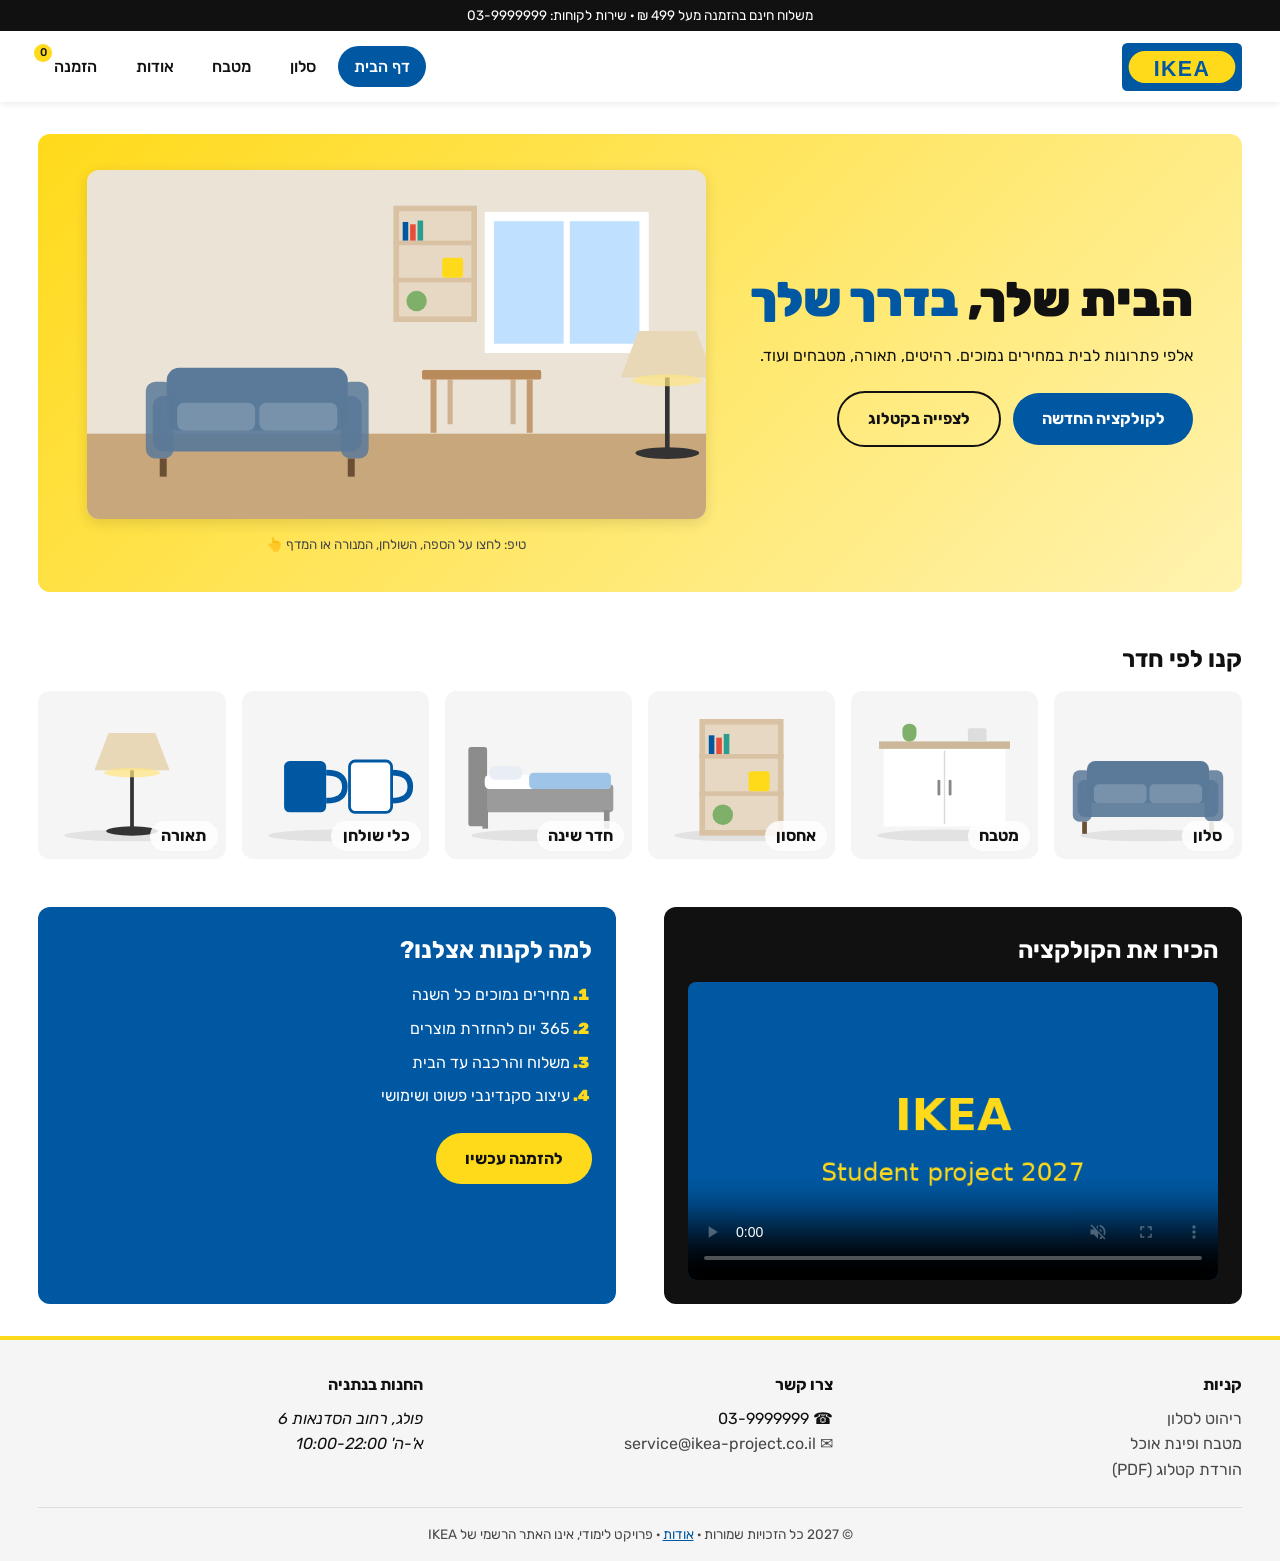
<file: index.html>
<!DOCTYPE html>
<html lang="he" dir="rtl">
<head>
  <meta charset="UTF-8">
  <meta name="viewport" content="width=device-width, initial-scale=1.0">
  <meta name="description" content="איקאה - רהיטים ועיצוב לבית (פרויקט לימודי HTML+CSS)">
  <title>דף הבית | IKEA</title>
  <link rel="icon" href="favicon.ico">
  <link rel="stylesheet" href="css/style.css">
  <link rel="stylesheet" href="css/home.css">
</head>
<body>
  <header>
    <p class="top-bar">משלוח חינם בהזמנה מעל 499 ₪ · שירות לקוחות: 03-9999999</a></p>
    <div class="header-inner">
      <a class="logo" href="index.html" title="לדף הבית">
        <img src="files/images/logo.svg" alt="לוגו IKEA">
      </a>
      <nav class="main-nav" aria-label="ניווט ראשי">
        <ul>
          <li><a href="index.html" aria-current="page">דף הבית</a></li>
          <li><a href="pages/living-room.html">סלון</a></li>
          <li><a href="pages/kitchen.html">מטבח</a></li>
          <li><a href="pages/about.html">אודות</a></li>
          <li><a href="pages/order.html" class="cart-link">הזמנה</a></li>
        </ul>
      </nav>
    </div>
  </header>

  <div class="page">
    <main>
      <section class="hero">
        <div class="hero-text">
          <h1>הבית שלך, <mark>בדרך שלך</mark></h1>
          <p>אלפי פתרונות לבית במחירים נמוכים. רהיטים, תאורה, מטבחים ועוד.</p>
          <a class="btn" href="pages/living-room.html">לקולקציה החדשה</a>
          <a class="btn secondary" href="files/docs/catalog-2027.pdf" target="_blank">לצפייה בקטלוג</a>
        </div>
        <div class="hero-img">
          <img src="files/images/room.svg" alt="סלון מעוצב - לחצו על רהיט כדי לעבור לדף שלו" usemap="#roommap" width="640" height="360">
          <map name="roommap">
            <area shape="rect" coords="32,192,264,320" href="pages/living-room.html#sofas" alt="ספות">
            <area shape="rect" coords="320,200,496,280" href="pages/living-room.html#tables" alt="שולחנות">
            <area shape="rect" coords="520,150,590,290" href="pages/living-room.html#lighting" alt="תאורה">
            <area shape="rect" coords="312,32,408,160" href="pages/living-room.html#storage" alt="אחסון">
          </map>
          <small>טיפ: לחצו על הספה, השולחן, המנורה או המדף 👆</small>
        </div>
      </section>

      <section class="categories">
        <h2>קנו לפי חדר</h2>
        <div class="cat-grid">
          <a class="cat" href="pages/living-room.html"><img src="files/images/sofa.svg" alt=""><span>סלון</span></a>
          <a class="cat" href="pages/kitchen.html"><img src="files/images/cabinet.svg" alt=""><span>מטבח</span></a>
          <a class="cat" href="pages/living-room.html#storage"><img src="files/images/shelf.svg" alt=""><span>אחסון</span></a>
          <a class="cat" href="pages/living-room.html#bedroom"><img src="files/images/bed.svg" alt=""><span>חדר שינה</span></a>
          <a class="cat" href="pages/kitchen.html#tableware"><img src="files/images/mugs.svg" alt=""><span>כלי שולחן</span></a>
          <a class="cat" href="pages/living-room.html#lighting"><img src="files/images/lamp.svg" alt=""><span>תאורה</span></a>
        </div>
      </section>

      <section class="promo">
        <article class="video-box">
          <h2>הכירו את הקולקציה</h2>
          <video controls muted loop poster="files/images/video-poster.png">
            <source src="files/media/ikea-intro.mp4" type="video/mp4">
            הדפדפן שלך אינו תומך בווידאו.
          </video>
        </article>
        <article class="why">
          <h2>למה לקנות אצלנו?</h2>
          <ol>
            <li>מחירים נמוכים כל השנה</li>
            <li>365 יום להחזרת מוצרים</li>
            <li>משלוח והרכבה עד הבית</li>
            <li>עיצוב סקנדינבי פשוט ושימושי</li>
          </ol>
          <a class="btn" href="pages/order.html">להזמנה עכשיו</a>
        </article>
      </section>
    </main>
  </div>

  <footer>
    <div class="footer-cols">
      <section>
        <h3>קניות</h3>
        <ul>
          <li><a href="pages/living-room.html">ריהוט לסלון</a></li>
          <li><a href="pages/kitchen.html">מטבח ופינת אוכל</a></li>
          <li><a href="files/docs/catalog-2027.pdf" download>הורדת קטלוג (PDF)</a></li>
        </ul>
      </section>
      <section>
        <h3>צרו קשר</h3>
        <ul>
          <li>☎ 03-9999999</a></li>
          <li><a href="mailto:service@ikea-project.co.il?subject=פנייה מהאתר">✉ service@ikea-project.co.il</a></li>
        </ul>
      </section>
      <section>
        <h3>החנות בנתניה</h3>
        <address>פולג, רחוב הסדנאות 6<br>א'-ה' 10:00-22:00</address>
      </section>
    </div>
    <p class="copyright">© 2027 כל הזכויות שמורות · <a href="pages/about.html">אודות</a> · פרויקט לימודי, אינו האתר הרשמי של IKEA</p>
  </footer>
</body>
</html>
</file>
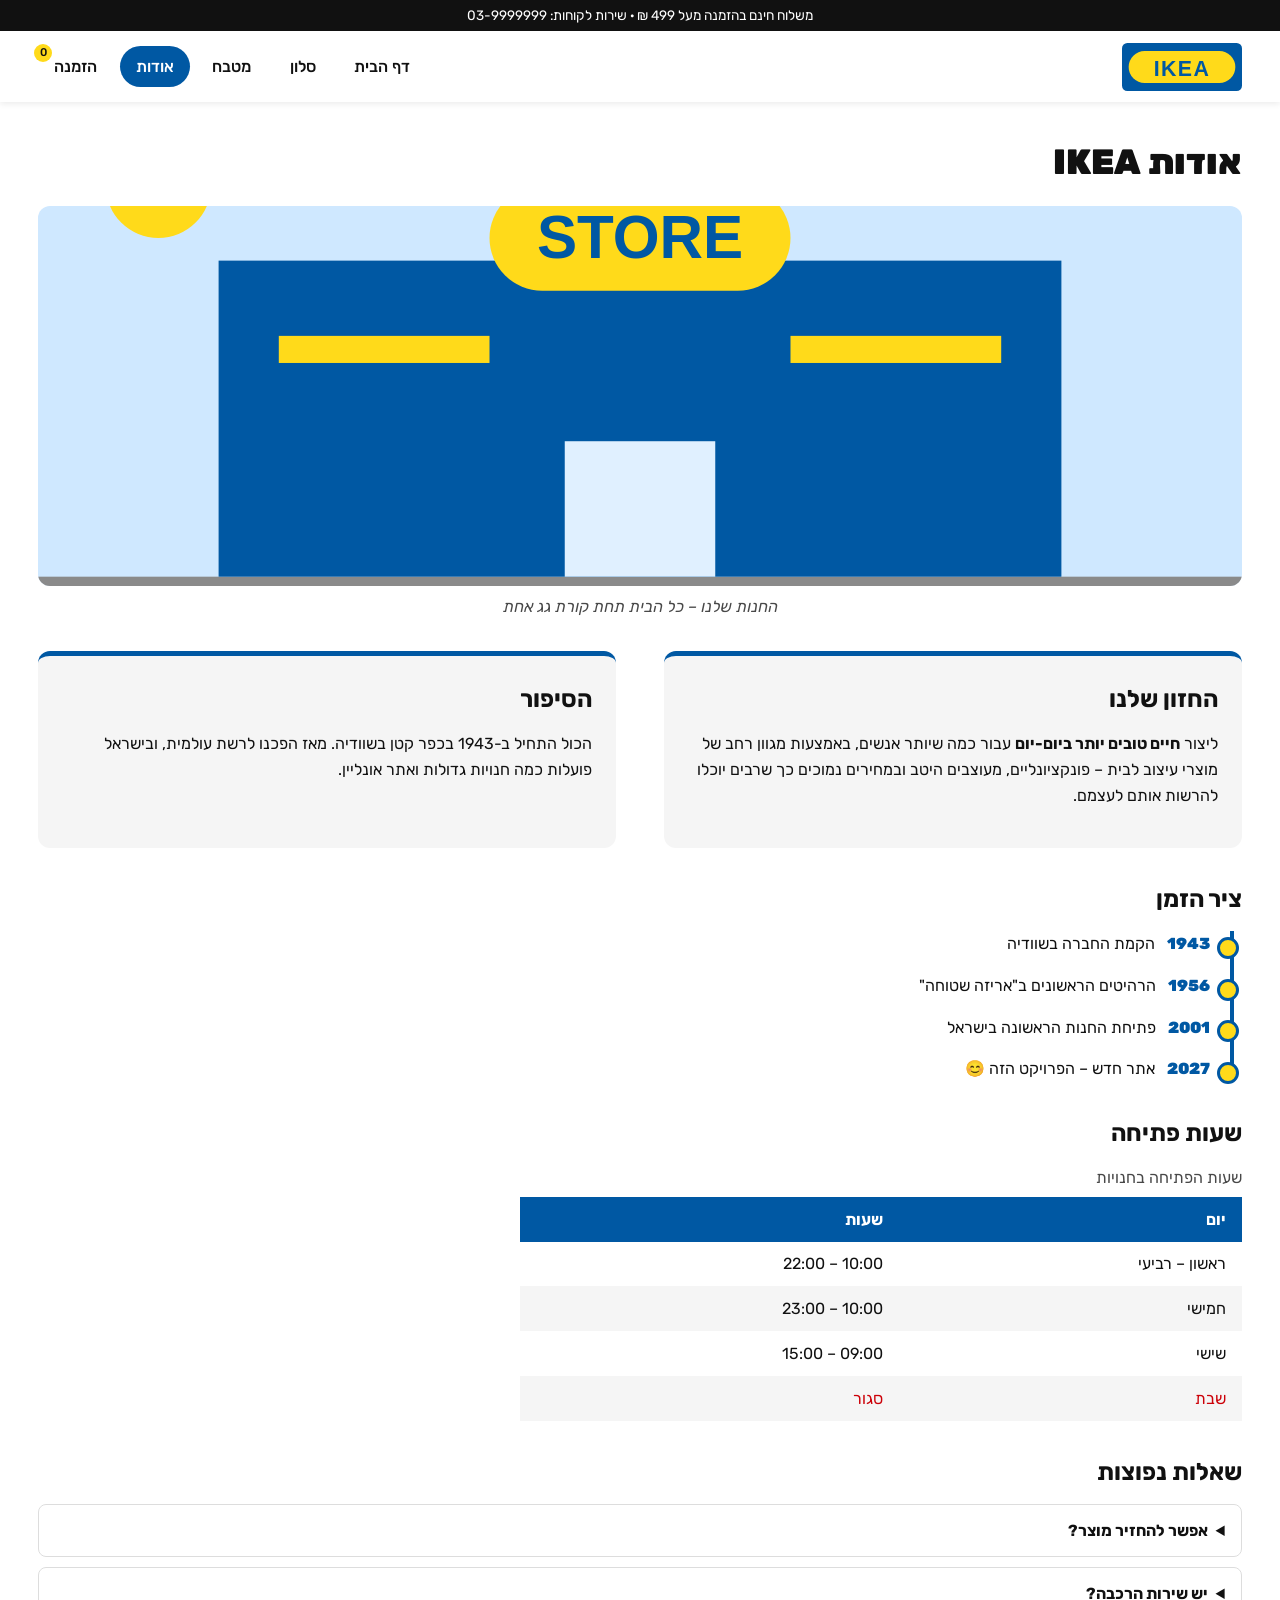
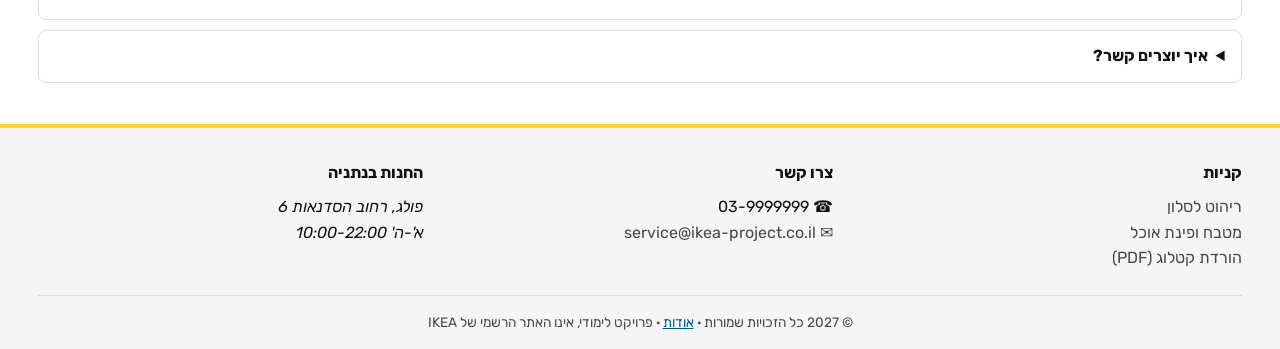
<file: pages/about.html>
<!DOCTYPE html>
<html lang="he" dir="rtl">
<head>
  <meta charset="UTF-8">
  <meta name="viewport" content="width=device-width, initial-scale=1.0">
  <meta name="description" content="איקאה - רהיטים ועיצוב לבית (פרויקט לימודי HTML+CSS)">
  <title>אודות | IKEA</title>
  <link rel="icon" href="../favicon.ico">
  <link rel="stylesheet" href="../css/style.css">
  <link rel="stylesheet" href="../css/about.css">
</head>
<body>
  <header>
    <p class="top-bar">משלוח חינם בהזמנה מעל 499 ₪ · שירות לקוחות: 03-9999999</a></p>
    <div class="header-inner">
      <a class="logo" href="../index.html" title="לדף הבית">
        <img src="../files/images/logo.svg" alt="לוגו IKEA">
      </a>
      <nav class="main-nav" aria-label="ניווט ראשי">
        <ul>
          <li><a href="../index.html">דף הבית</a></li>
          <li><a href="living-room.html">סלון</a></li>
          <li><a href="kitchen.html">מטבח</a></li>
          <li><a href="about.html" aria-current="page">אודות</a></li>
          <li><a href="order.html" class="cart-link">הזמנה</a></li>
        </ul>
      </nav>
    </div>
  </header>

  <div class="page">
    <main>
      <h1>אודות IKEA</h1>
      <figure class="about-img">
        <img src="../files/images/store.svg" alt="חנות IKEA">
        <figcaption>החנות שלנו – כל הבית תחת קורת גג אחת</figcaption>
      </figure>

      <section class="story">
        <article>
          <h2>החזון שלנו</h2>
          <p>ליצור <strong>חיים טובים יותר ביום-יום</strong> עבור כמה שיותר אנשים, באמצעות מגוון רחב של מוצרי עיצוב לבית –
            פונקציונליים, מעוצבים היטב ובמחירים נמוכים כך שרבים יוכלו להרשות אותם לעצמם.</p>
        </article>
        <article>
          <h2>הסיפור</h2>
          <p>הכול התחיל ב-1943 בכפר קטן בשוודיה. מאז הפכנו לרשת עולמית, ובישראל פועלות כמה חנויות גדולות
            ואתר אונליין.</p>
        </article>
      </section>

      <section>
        <h2>ציר הזמן</h2>
        <ul class="timeline">
          <li><time datetime="1943">1943</time> הקמת החברה בשוודיה</li>
          <li><time datetime="1956">1956</time> הרהיטים הראשונים ב"אריזה שטוחה"</li>
          <li><time datetime="2001">2001</time> פתיחת החנות הראשונה בישראל</li>
          <li><time datetime="2027">2027</time> אתר חדש – הפרויקט הזה 😊</li>
        </ul>
      </section>

      <section>
        <h2>שעות פתיחה</h2>
        <table class="hours">
          <caption>שעות הפתיחה בחנויות</caption>
          <thead>
            <tr><th>יום</th><th>שעות</th></tr>
          </thead>
          <tbody>
            <tr><td>ראשון – רביעי</td><td>10:00 – 22:00</td></tr>
            <tr><td>חמישי</td><td>10:00 – 23:00</td></tr>
            <tr><td>שישי</td><td>09:00 – 15:00</td></tr>
            <tr><td>שבת</td><td>סגור</td></tr>
          </tbody>
        </table>
      </section>

      <section>
        <h2>שאלות נפוצות</h2>
        <details>
          <summary>אפשר להחזיר מוצר?</summary>
          <p>כן, תוך 365 יום עם חשבונית, כל עוד המוצר לא נפגע.</p>
        </details>
        <details>
          <summary>יש שירות הרכבה?</summary>
          <p>כן, בתוספת תשלום. אפשר לבחור הרכבה בטופס ההזמנה.</p>
        </details>
        <details>
          <summary>איך יוצרים קשר?</summary>
          <p>בטלפון 03-9999999</a> או במייל
            <a href="mailto:service@ikea-project.co.il">service@ikea-project.co.il</a>.</p>
        </details>
      </section>
    </main>
  </div>

  <footer>
    <div class="footer-cols">
      <section>
        <h3>קניות</h3>
        <ul>
          <li><a href="living-room.html">ריהוט לסלון</a></li>
          <li><a href="kitchen.html">מטבח ופינת אוכל</a></li>
          <li><a href="../files/docs/catalog-2027.pdf" download>הורדת קטלוג (PDF)</a></li>
        </ul>
      </section>
      <section>
        <h3>צרו קשר</h3>
        <ul>
          <li>☎ 03-9999999</a></li>
          <li><a href="mailto:service@ikea-project.co.il?subject=פנייה מהאתר">✉ service@ikea-project.co.il</a></li>
        </ul>
      </section>
      <section>
        <h3>החנות בנתניה</h3>
        <address>פולג, רחוב הסדנאות 6<br>א'-ה' 10:00-22:00</address>
      </section>
    </div>
    <p class="copyright">© 2027 כל הזכויות שמורות · <a href="about.html">אודות</a> · פרויקט לימודי, אינו האתר הרשמי של IKEA</p>
  </footer>
</body>
</html>
</file>
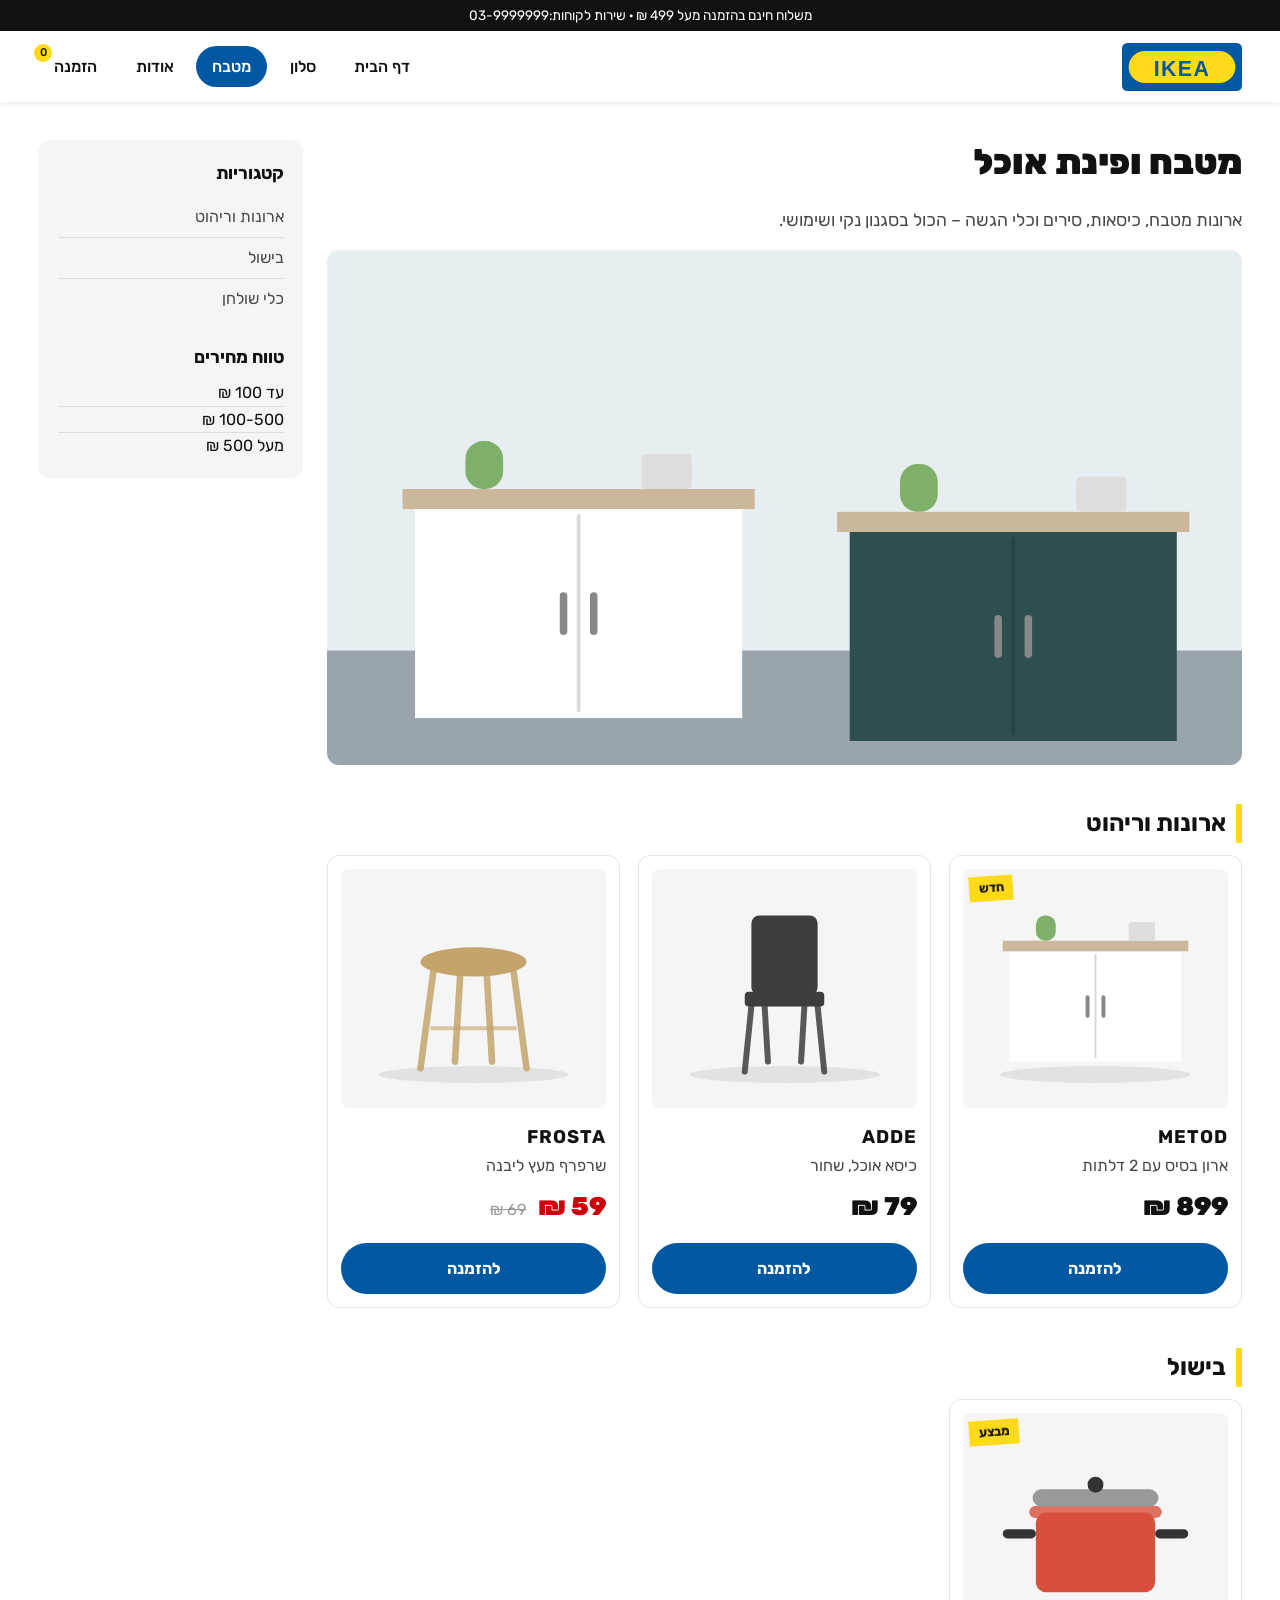
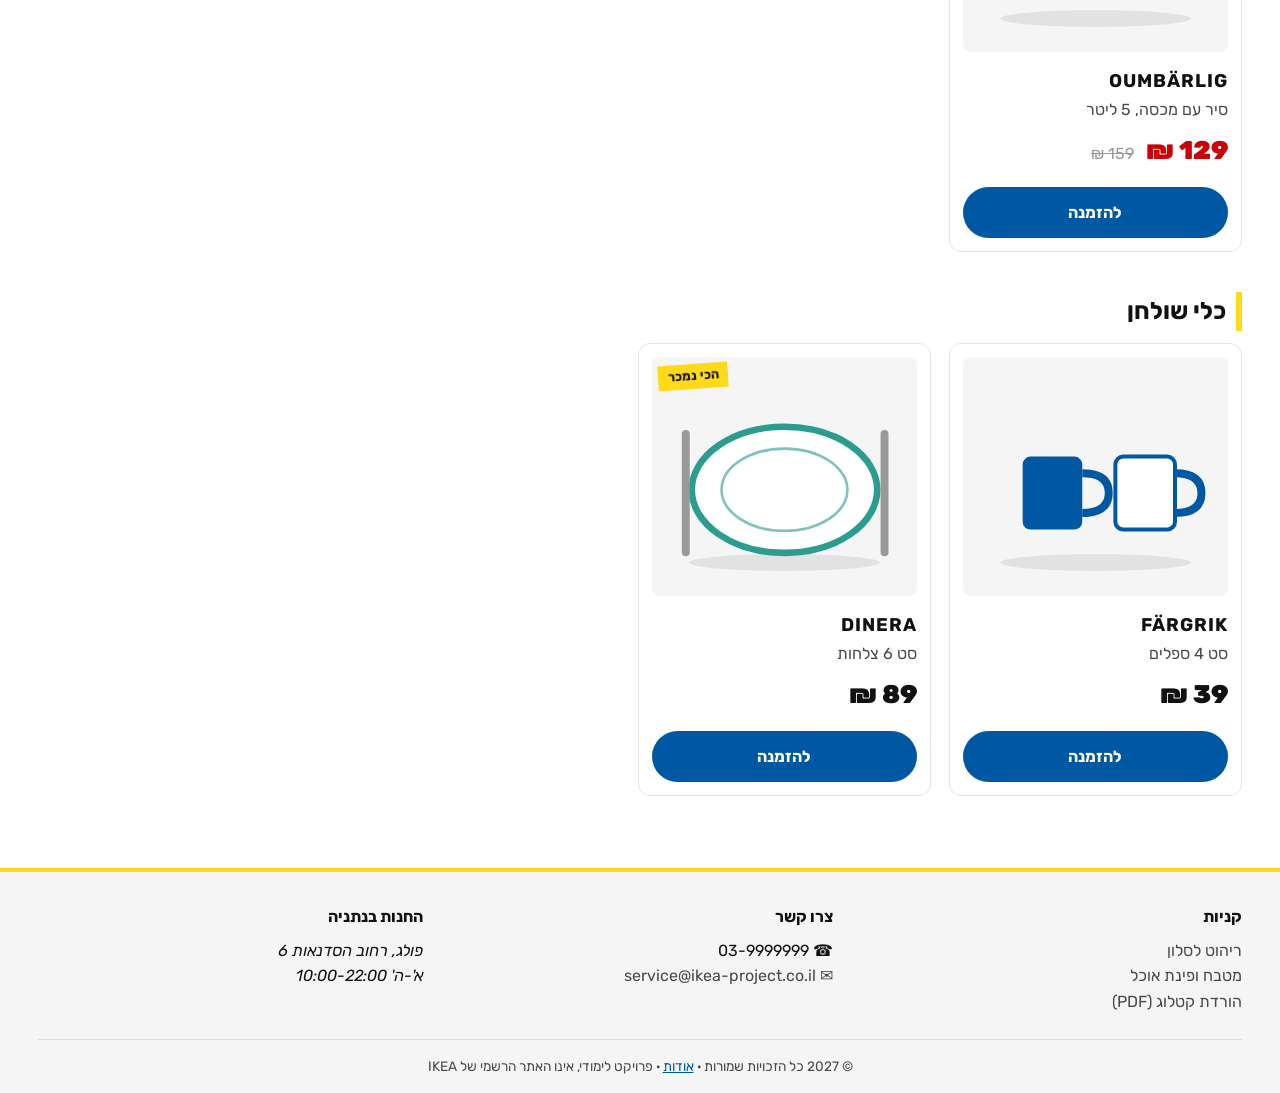
<file: pages/kitchen.html>
<!DOCTYPE html>
<html lang="he" dir="rtl">
<head>
  <meta charset="UTF-8">
  <meta name="viewport" content="width=device-width, initial-scale=1.0">
  <meta name="description" content="איקאה - רהיטים ועיצוב לבית (פרויקט לימודי HTML+CSS)">
  <title>מטבח | IKEA</title>
  <link rel="icon" href="../favicon.ico">
  <link rel="stylesheet" href="../css/style.css">
  <link rel="stylesheet" href="../css/products.css">
</head>
<body>
  <header>
    <p class="top-bar">משלוח חינם בהזמנה מעל 499 ₪ · שירות לקוחות:03-9999999</a></p>
    <div class="header-inner">
      <a class="logo" href="../index.html" title="לדף הבית">
        <img src="../files/images/logo.svg" alt="לוגו IKEA">
      </a>
      <nav class="main-nav" aria-label="ניווט ראשי">
        <ul>
          <li><a href="../index.html">דף הבית</a></li>
          <li><a href="living-room.html">סלון</a></li>
          <li><a href="kitchen.html" aria-current="page">מטבח</a></li>
          <li><a href="about.html">אודות</a></li>
          <li><a href="order.html" class="cart-link">הזמנה</a></li>
        </ul>
      </nav>
    </div>
  </header>

  <div class="page">
    <main>
      <h1>מטבח ופינת אוכל</h1>
      <p class="lead">ארונות מטבח, כיסאות, סירים וכלי הגשה – הכול בסגנון נקי ושימושי.</p>
      <img class="banner" src="../files/images/kitchen-hero.svg" alt="מטבח מעוצב">

      <section class="product-group" id="cabinets">
        <h2>ארונות וריהוט</h2>
        <div class="products">
        <article class="product">
          <span class="badge">חדש</span>
          <figure>
            <img src="../files/images/cabinet.svg" alt="METOD">
            <figcaption><strong>METOD</strong> ארון בסיס עם 2 דלתות</figcaption>
          </figure>
          <p class="price"><ins>899 ₪</ins></p>
          <a class="btn" href="order.html?product=cabinet">להזמנה</a>
        </article>
        <article class="product">
          <figure>
            <img src="../files/images/chair.svg" alt="ADDE">
            <figcaption><strong>ADDE</strong> כיסא אוכל, שחור</figcaption>
          </figure>
          <p class="price"><ins>79 ₪</ins></p>
          <a class="btn" href="order.html?product=chair">להזמנה</a>
        </article>
        <article class="product">
          <figure>
            <img src="../files/images/stool.svg" alt="FROSTA">
            <figcaption><strong>FROSTA</strong> שרפרף מעץ ליבנה</figcaption>
          </figure>
          <p class="price"><ins>59 ₪</ins> <del>69 ₪</del></p>
          <a class="btn" href="order.html?product=stool">להזמנה</a>
        </article>
        </div>
      </section>

      <section class="product-group" id="cookware">
        <h2>בישול</h2>
        <div class="products">
        <article class="product">
          <span class="badge">מבצע</span>
          <figure>
            <img src="../files/images/pot.svg" alt="OUMBÄRLIG">
            <figcaption><strong>OUMBÄRLIG</strong> סיר עם מכסה, 5 ליטר</figcaption>
          </figure>
          <p class="price"><ins>129 ₪</ins> <del>159 ₪</del></p>
          <a class="btn" href="order.html?product=pot">להזמנה</a>
        </article>
        </div>
      </section>

      <section class="product-group" id="tableware">
        <h2>כלי שולחן</h2>
        <div class="products">
        <article class="product">
          <figure>
            <img src="../files/images/mugs.svg" alt="FÄRGRIK">
            <figcaption><strong>FÄRGRIK</strong> סט 4 ספלים</figcaption>
          </figure>
          <p class="price"><ins>39 ₪</ins></p>
          <a class="btn" href="order.html?product=mugs">להזמנה</a>
        </article>
        <article class="product">
          <span class="badge">הכי נמכר</span>
          <figure>
            <img src="../files/images/plates.svg" alt="DINERA">
            <figcaption><strong>DINERA</strong> סט 6 צלחות</figcaption>
          </figure>
          <p class="price"><ins>89 ₪</ins></p>
          <a class="btn" href="order.html?product=plates">להזמנה</a>
        </article>
        </div>
      </section>
    </main>
    <aside>
      <h2>קטגוריות</h2>
      <ul>
        <li><a href="#cabinets">ארונות וריהוט</a></li>
        <li><a href="#cookware">בישול</a></li>
        <li><a href="#tableware">כלי שולחן</a></li>
      </ul>
      <h2 class="aside-gap">טווח מחירים</h2>
      <ul>
        <li>עד 100 ₪</li>
        <li>100-500 ₪</li>
        <li>מעל 500 ₪</li>
      </ul>
    </aside>
  </div>

  <footer>
    <div class="footer-cols">
      <section>
        <h3>קניות</h3>
        <ul>
          <li><a href="living-room.html">ריהוט לסלון</a></li>
          <li><a href="kitchen.html">מטבח ופינת אוכל</a></li>
          <li><a href="../files/docs/catalog-2027.pdf" download>הורדת קטלוג (PDF)</a></li>
        </ul>
      </section>
      <section>
        <h3>צרו קשר</h3>
        <ul>
          <li>☎ 03-9999999</a></li>
          <li><a href="mailto:service@ikea-project.co.il?subject=פנייה מהאתר">✉ service@ikea-project.co.il</a></li>
        </ul>
      </section>
      <section>
        <h3>החנות בנתניה</h3>
        <address>פולג, רחוב הסדנאות 6<br>א'-ה' 10:00-22:00</address>
      </section>
    </div>
    <p class="copyright">© 2027 כל הזכויות שמורות · <a href="about.html">אודות</a> · פרויקט לימודי, אינו האתר הרשמי של IKEA</p>
  </footer>
</body>
</html>
</file>
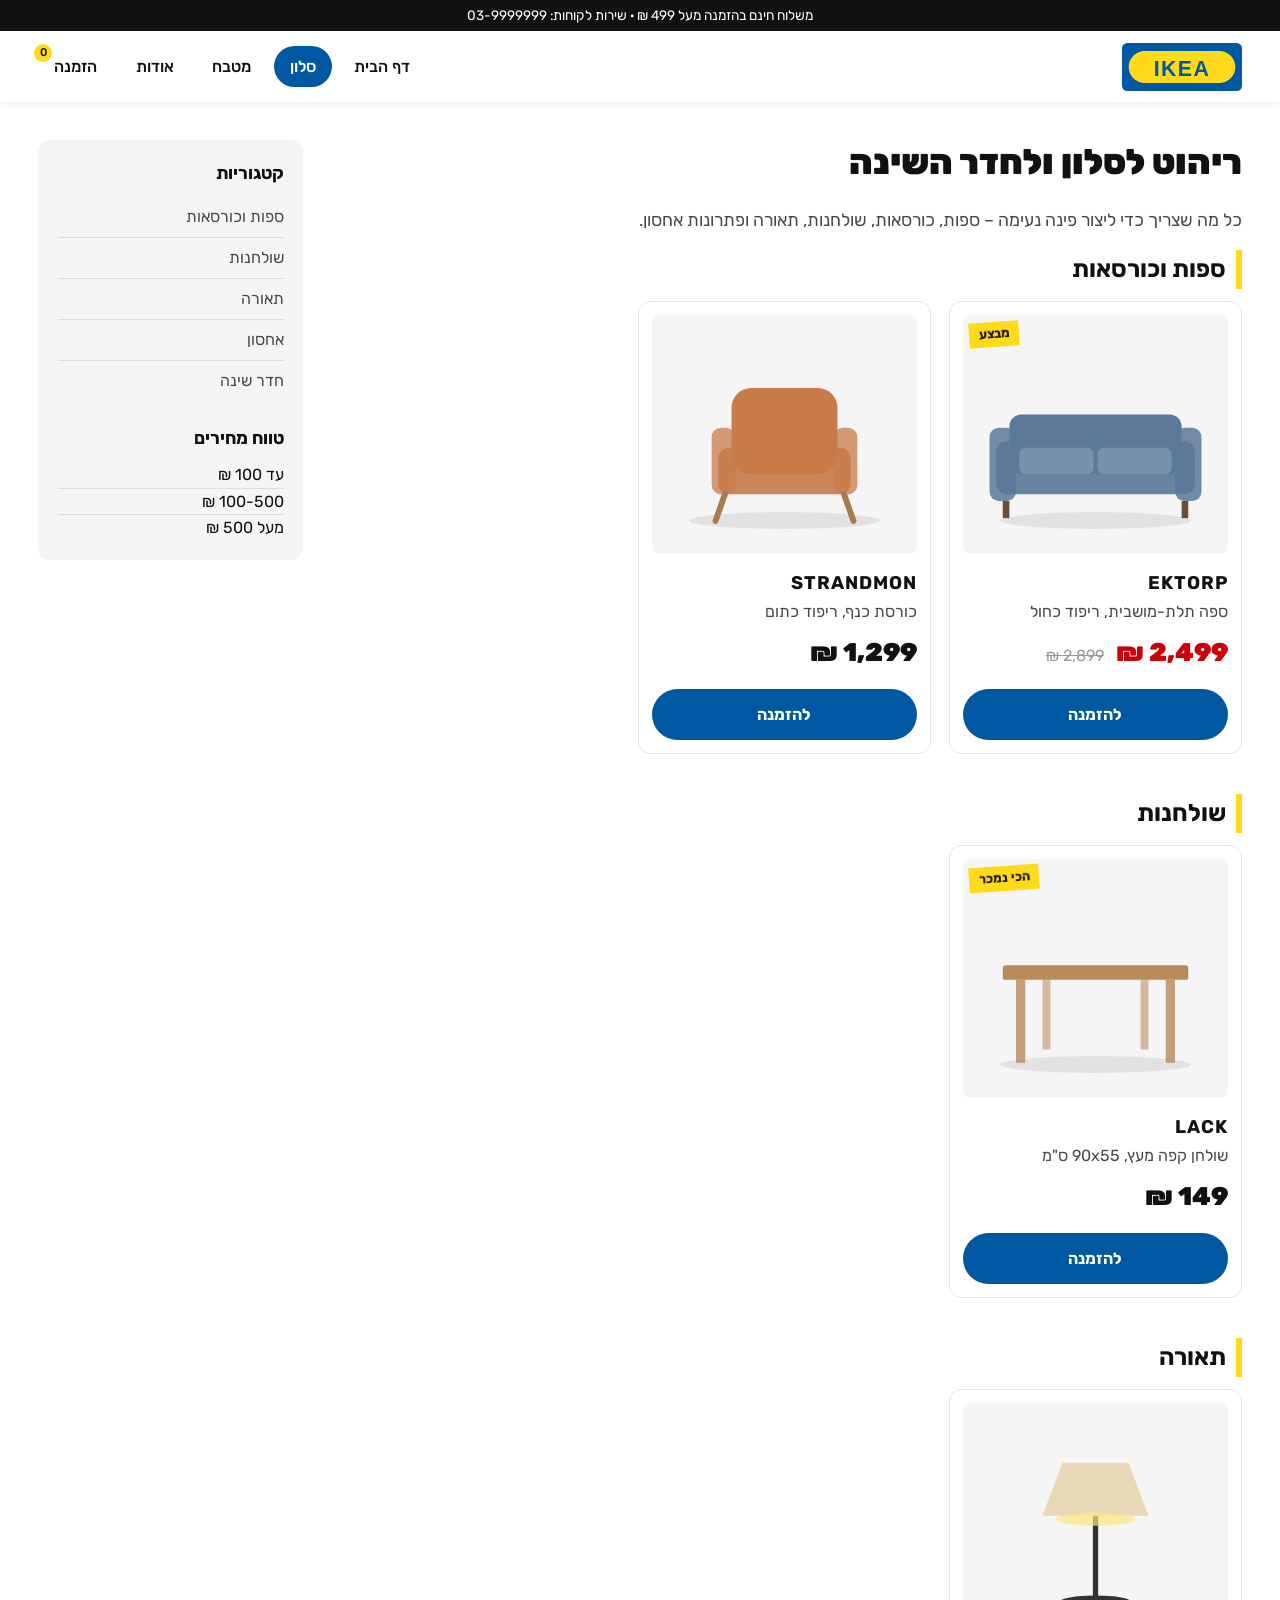
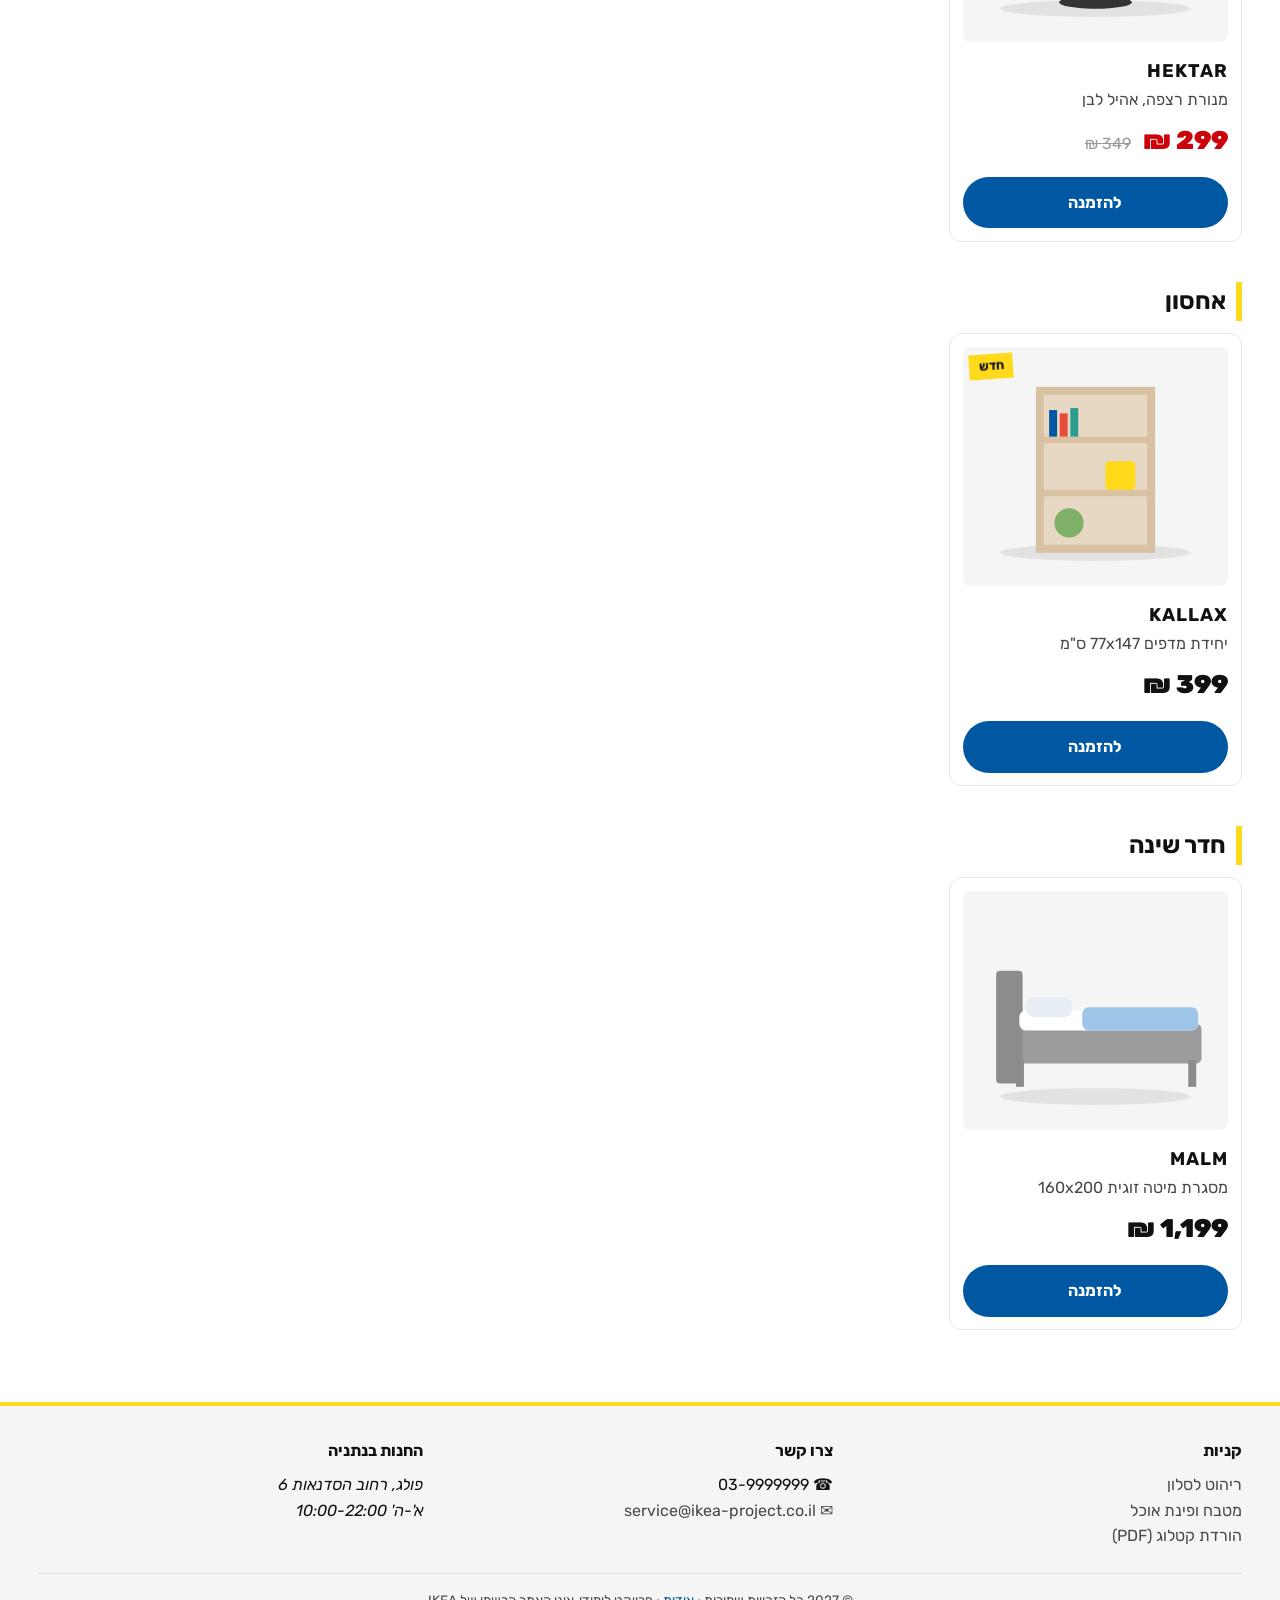
<file: pages/living-room.html>
<!DOCTYPE html>
<html lang="he" dir="rtl">
<head>
  <meta charset="UTF-8">
  <meta name="viewport" content="width=device-width, initial-scale=1.0">
  <meta name="description" content="איקאה - רהיטים ועיצוב לבית (פרויקט לימודי HTML+CSS)">
  <title>סלון | IKEA</title>
  <link rel="icon" href="../favicon.ico">
  <link rel="stylesheet" href="../css/style.css">
  <link rel="stylesheet" href="../css/products.css">
</head>
<body>
  <header>
    <p class="top-bar">משלוח חינם בהזמנה מעל 499 ₪ · שירות לקוחות: 03-9999999</a></p>
    <div class="header-inner">
      <a class="logo" href="../index.html" title="לדף הבית">
        <img src="../files/images/logo.svg" alt="לוגו IKEA">
      </a>
      <nav class="main-nav" aria-label="ניווט ראשי">
        <ul>
          <li><a href="../index.html">דף הבית</a></li>
          <li><a href="living-room.html" aria-current="page">סלון</a></li>
          <li><a href="kitchen.html">מטבח</a></li>
          <li><a href="about.html">אודות</a></li>
          <li><a href="order.html" class="cart-link">הזמנה</a></li>
        </ul>
      </nav>
    </div>
  </header>

  <div class="page">
    <main>
      <h1>ריהוט לסלון ולחדר השינה</h1>
      <p class="lead">כל מה שצריך כדי ליצור פינה נעימה – ספות, כורסאות, שולחנות, תאורה ופתרונות אחסון.</p>

      <section class="product-group" id="sofas">
        <h2>ספות וכורסאות</h2>
        <div class="products">
        <article class="product">
          <span class="badge">מבצע</span>
          <figure>
            <img src="../files/images/sofa.svg" alt="EKTORP">
            <figcaption><strong>EKTORP</strong> ספה תלת-מושבית, ריפוד כחול</figcaption>
          </figure>
          <p class="price"><ins>2,499 ₪</ins> <del>2,899 ₪</del></p>
          <a class="btn" href="order.html?product=sofa">להזמנה</a>
        </article>
        <article class="product">
          <figure>
            <img src="../files/images/armchair.svg" alt="STRANDMON">
            <figcaption><strong>STRANDMON</strong> כורסת כנף, ריפוד כתום</figcaption>
          </figure>
          <p class="price"><ins>1,299 ₪</ins></p>
          <a class="btn" href="order.html?product=armchair">להזמנה</a>
        </article>
        </div>
      </section>

      <section class="product-group" id="tables">
        <h2>שולחנות</h2>
        <div class="products">
        <article class="product">
          <span class="badge">הכי נמכר</span>
          <figure>
            <img src="../files/images/table.svg" alt="LACK">
            <figcaption><strong>LACK</strong> שולחן קפה מעץ, 90x55 ס"מ</figcaption>
          </figure>
          <p class="price"><ins>149 ₪</ins></p>
          <a class="btn" href="order.html?product=table">להזמנה</a>
        </article>
        </div>
      </section>

      <section class="product-group" id="lighting">
        <h2>תאורה</h2>
        <div class="products">
        <article class="product">
          <figure>
            <img src="../files/images/lamp.svg" alt="HEKTAR">
            <figcaption><strong>HEKTAR</strong> מנורת רצפה, אהיל לבן</figcaption>
          </figure>
          <p class="price"><ins>299 ₪</ins> <del>349 ₪</del></p>
          <a class="btn" href="order.html?product=lamp">להזמנה</a>
        </article>
        </div>
      </section>

      <section class="product-group" id="storage">
        <h2>אחסון</h2>
        <div class="products">
        <article class="product">
          <span class="badge">חדש</span>
          <figure>
            <img src="../files/images/shelf.svg" alt="KALLAX">
            <figcaption><strong>KALLAX</strong> יחידת מדפים 77x147 ס"מ</figcaption>
          </figure>
          <p class="price"><ins>399 ₪</ins></p>
          <a class="btn" href="order.html?product=shelf">להזמנה</a>
        </article>
        </div>
      </section>

      <section class="product-group" id="bedroom">
        <h2>חדר שינה</h2>
        <div class="products">
        <article class="product">
          <figure>
            <img src="../files/images/bed.svg" alt="MALM">
            <figcaption><strong>MALM</strong> מסגרת מיטה זוגית 160x200</figcaption>
          </figure>
          <p class="price"><ins>1,199 ₪</ins></p>
          <a class="btn" href="order.html?product=bed">להזמנה</a>
        </article>
        </div>
      </section>
    </main>
    <aside>
      <h2>קטגוריות</h2>
      <ul>
        <li><a href="#sofas">ספות וכורסאות</a></li>
        <li><a href="#tables">שולחנות</a></li>
        <li><a href="#lighting">תאורה</a></li>
        <li><a href="#storage">אחסון</a></li>
        <li><a href="#bedroom">חדר שינה</a></li>
      </ul>
      <h2 class="aside-gap">טווח מחירים</h2>
      <ul>
        <li>עד 100 ₪</li>
        <li>100-500 ₪</li>
        <li>מעל 500 ₪</li>
      </ul>
    </aside>
  </div>

  <footer>
    <div class="footer-cols">
      <section>
        <h3>קניות</h3>
        <ul>
          <li><a href="living-room.html">ריהוט לסלון</a></li>
          <li><a href="kitchen.html">מטבח ופינת אוכל</a></li>
          <li><a href="../files/docs/catalog-2027.pdf" download>הורדת קטלוג (PDF)</a></li>
        </ul>
      </section>
      <section>
        <h3>צרו קשר</h3>
        <ul>
          <li>☎ 03-9999999</a></li>
          <li><a href="mailto:service@ikea-project.co.il?subject=פנייה מהאתר">✉ service@ikea-project.co.il</a></li>
        </ul>
      </section>
      <section>
        <h3>החנות בנתניה</h3>
        <address>פולג, רחוב הסדנאות 6<br>א'-ה' 10:00-22:00</address>
      </section>
    </div>
    <p class="copyright">© 2027 כל הזכויות שמורות · <a href="about.html">אודות</a> · פרויקט לימודי, אינו האתר הרשמי של IKEA</p>
  </footer>
</body>
</html>
</file>
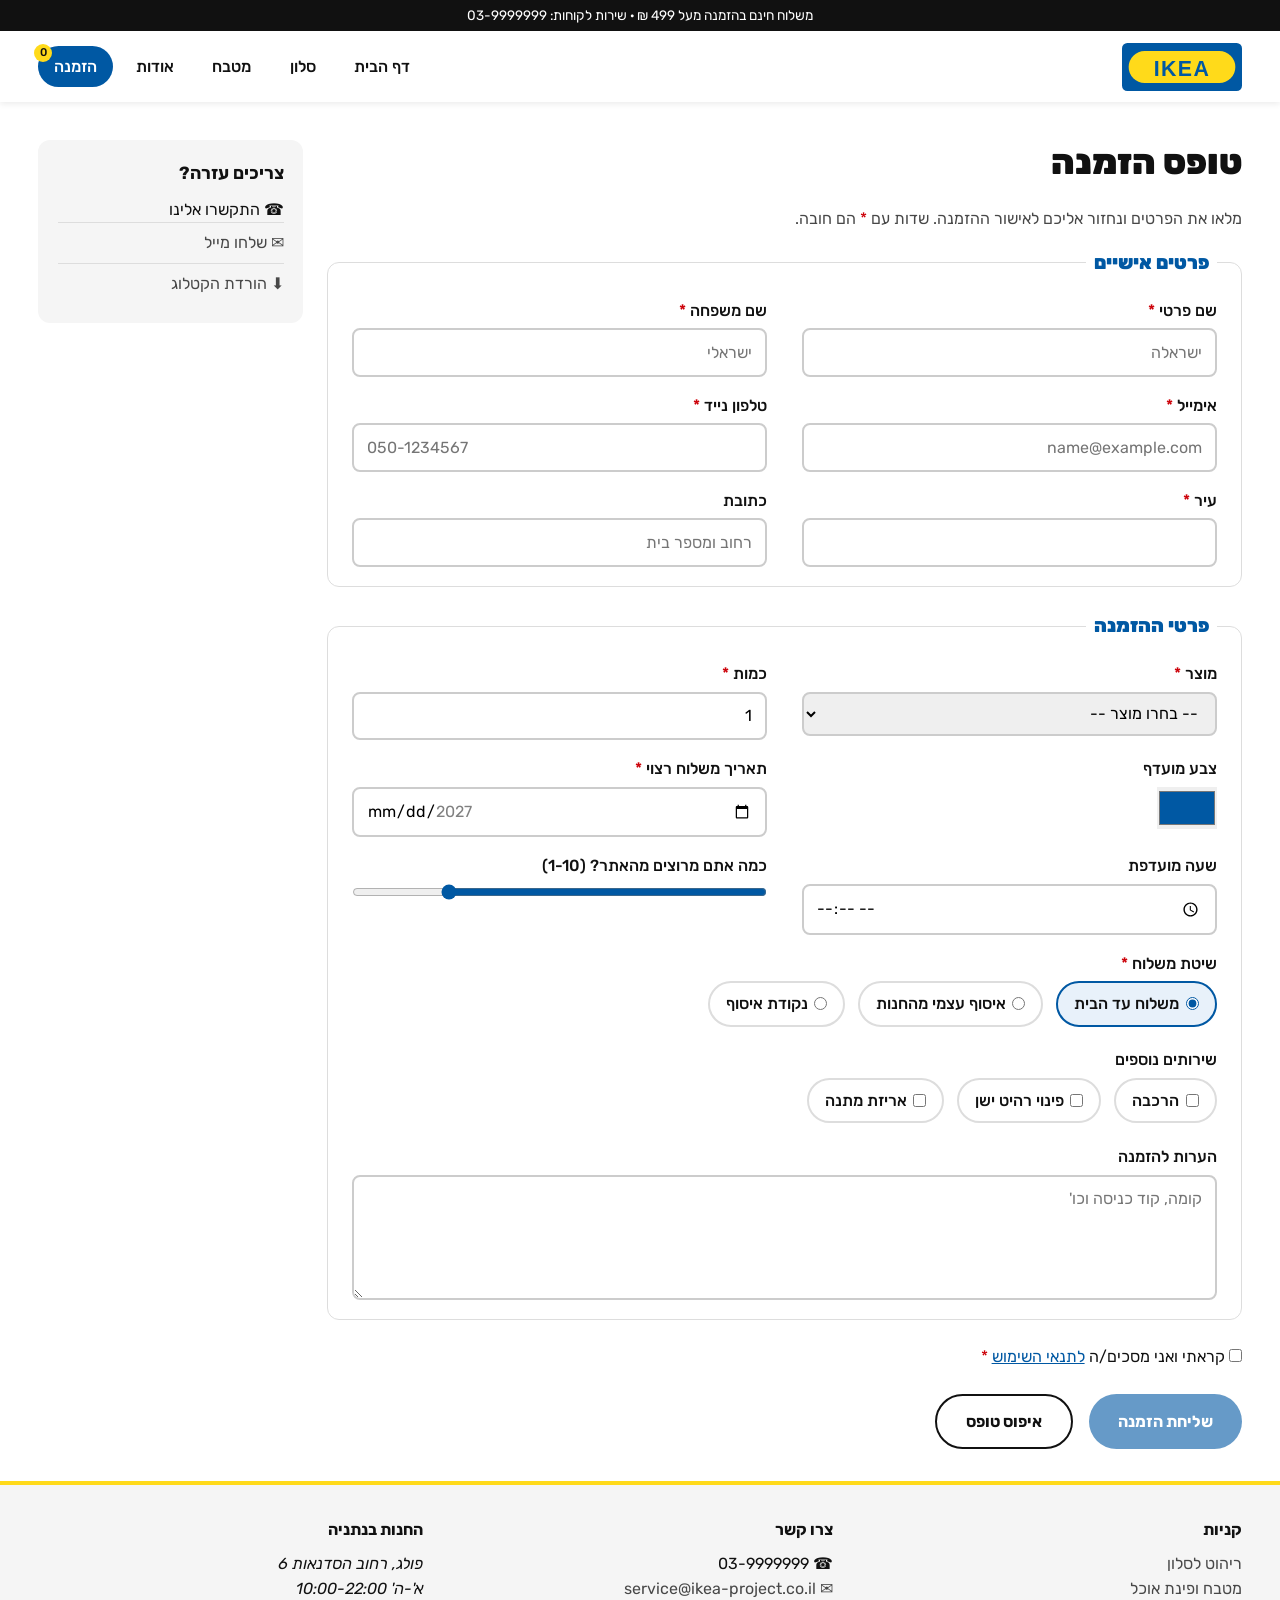
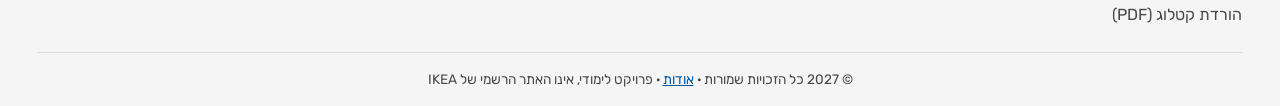
<file: pages/order.html>
<!DOCTYPE html>
<html lang="he" dir="rtl">
<head>
  <meta charset="UTF-8">
  <meta name="viewport" content="width=device-width, initial-scale=1.0">
  <meta name="description" content="איקאה - רהיטים ועיצוב לבית (פרויקט לימודי HTML+CSS)">
  <title>הזמנה | IKEA</title>
  <link rel="icon" href="../favicon.ico">
  <link rel="stylesheet" href="../css/style.css">
  <link rel="stylesheet" href="../css/order.css">
</head>
<body>
  <header>
    <p class="top-bar">משלוח חינם בהזמנה מעל 499 ₪ · שירות לקוחות: 03-9999999</a></p>
    <div class="header-inner">
      <a class="logo" href="../index.html" title="לדף הבית">
        <img src="../files/images/logo.svg" alt="לוגו IKEA">
      </a>
      <nav class="main-nav" aria-label="ניווט ראשי">
        <ul>
          <li><a href="../index.html">דף הבית</a></li>
          <li><a href="living-room.html">סלון</a></li>
          <li><a href="kitchen.html">מטבח</a></li>
          <li><a href="about.html">אודות</a></li>
          <li><a href="order.html" aria-current="page" class="cart-link">הזמנה</a></li>
        </ul>
      </nav>
    </div>
  </header>

  <div class="page">
    <main>
      <h1>טופס הזמנה</h1>
      <p class="lead">מלאו את הפרטים ונחזור אליכם לאישור ההזמנה. שדות עם <span class="req">*</span> הם חובה.</p>

      <form class="order-form" action="success.html" method="get">
        <fieldset>
          <legend>פרטים אישיים</legend>
          <div class="field">
            <label for="fname">שם פרטי <span class="req">*</span></label>
            <input type="text" id="fname" name="fname" required minlength="2" maxlength="20"
              pattern="[A-Za-zא-ת ]+" title="אותיות בלבד" placeholder="ישראלה">
          </div>
          <div class="field">
            <label for="lname">שם משפחה <span class="req">*</span></label>
            <input type="text" id="lname" name="lname" required minlength="2" pattern="[A-Za-zא-ת ]+"
              title="אותיות בלבד" placeholder="ישראלי">
          </div>
          <div class="field">
            <label for="email">אימייל <span class="req">*</span></label>
            <input type="email" id="email" name="email" required placeholder="name@example.com">
          </div>
          <div class="field">
            <label for="phone">טלפון נייד <span class="req">*</span></label>
            <input type="tel" id="phone" name="phone" required pattern="05[0-9]-?[0-9]{7}"
              title="מספר נייד ישראלי, לדוגמה 050-1234567" placeholder="050-1234567">
          </div>
          <div class="field">
            <label for="city">עיר <span class="req">*</span></label>
            <input type="text" id="city" name="city" list="cities" required>
            <datalist id="cities">
              <option value="תל אביב"><option value="ירושלים"><option value="בני ברק">
              <option value="ראשון לציון"><option value="נתניה"><option value="באר שבע">
            </datalist>
          </div>
          <div class="field">
            <label for="address">כתובת</label>
            <input type="text" id="address" name="address" placeholder="רחוב ומספר בית">
          </div>
        </fieldset>

        <fieldset>
          <legend>פרטי ההזמנה</legend>
          <div class="field">
            <label for="product">מוצר <span class="req">*</span></label>
            <select id="product" name="product" required>
              <option value="">-- בחרו מוצר --</option>
              <optgroup label="סלון">
                <option value="sofa">EKTORP ספה – 2,499 ₪</option>
                <option value="armchair">STRANDMON כורסה – 1,299 ₪</option>
                <option value="table">LACK שולחן – 149 ₪</option>
                <option value="lamp">HEKTAR מנורה – 299 ₪</option>
                <option value="shelf">KALLAX מדפים – 399 ₪</option>
                <option value="bed">MALM מיטה – 1,199 ₪</option>
              </optgroup>
              <optgroup label="מטבח">
                <option value="cabinet">METOD ארון – 899 ₪</option>
                <option value="chair">ADDE כיסא – 79 ₪</option>
                <option value="stool">FROSTA שרפרף – 59 ₪</option>
                <option value="pot">OUMBÄRLIG סיר – 129 ₪</option>
                <option value="mugs">FÄRGRIK ספלים – 39 ₪</option>
                <option value="plates">DINERA צלחות – 89 ₪</option>
              </optgroup>
            </select>
          </div>
          <div class="field">
            <label for="qty">כמות <span class="req">*</span></label>
            <input type="number" id="qty" name="qty" min="1" max="10" value="1" required>
          </div>
          <div class="field">
            <label for="color">צבע מועדף</label>
            <input type="color" id="color" name="color" value="#0058a3">
          </div>
          <div class="field">
            <label for="date">תאריך משלוח רצוי <span class="req">*</span></label>
            <input type="date" id="date" name="date" min="2027-01-01" max="2027-12-31" required>
          </div>
          <div class="field">
            <label for="time">שעה מועדפת</label>
            <input type="time" id="time" name="time" min="08:00" max="20:00" step="1800">
          </div>
          <div class="field">
            <label for="rating">כמה אתם מרוצים מהאתר? (1-10)</label>
            <input type="range" id="rating" name="rating" min="1" max="10" value="8">
          </div>

          <div class="field full">
            <span class="group-label">שיטת משלוח <span class="req">*</span></span>
            <div class="choices">
              <label><input type="radio" name="delivery" value="home" required checked> משלוח עד הבית</label>
              <label><input type="radio" name="delivery" value="pickup"> איסוף עצמי מהחנות</label>
              <label><input type="radio" name="delivery" value="locker"> נקודת איסוף</label>
            </div>
          </div>
          <div class="field full">
            <span class="group-label">שירותים נוספים</span>
            <div class="choices">
              <label><input type="checkbox" name="extra" value="assembly"> הרכבה</label>
              <label><input type="checkbox" name="extra" value="removal"> פינוי רהיט ישן</label>
              <label><input type="checkbox" name="extra" value="gift"> אריזת מתנה</label>
            </div>
          </div>
          <div class="field full">
            <label for="notes">הערות להזמנה</label>
            <textarea id="notes" name="notes" rows="4" maxlength="300" placeholder="קומה, קוד כניסה וכו'"></textarea>
          </div>
        </fieldset>

        <label class="terms"><input type="checkbox" name="terms" required> קראתי ואני מסכים/ה <a href="about.html">לתנאי השימוש</a> <span class="req">*</span></label>

        <div class="actions">
          <button type="submit" class="btn">שליחת הזמנה</button>
          <button type="reset" class="btn secondary">איפוס טופס</button>
        </div>
      </form>
    </main>
    <aside>
      <h2>צריכים עזרה?</h2>
      <ul>
        <li>☎ התקשרו אלינו</a></li>
        <li><a href="mailto:service@ikea-project.co.il">✉ שלחו מייל</a></li>
        <li><a href="../files/docs/catalog-2027.pdf" download>⬇ הורדת הקטלוג</a></li>
      </ul>
    </aside>
  </div>

  <footer>
    <div class="footer-cols">
      <section>
        <h3>קניות</h3>
        <ul>
          <li><a href="living-room.html">ריהוט לסלון</a></li>
          <li><a href="kitchen.html">מטבח ופינת אוכל</a></li>
          <li><a href="../files/docs/catalog-2027.pdf" download>הורדת קטלוג (PDF)</a></li>
        </ul>
      </section>
      <section>
        <h3>צרו קשר</h3>
        <ul>
          <li>☎ 03-9999999</a></li>
          <li><a href="mailto:service@ikea-project.co.il?subject=פנייה מהאתר">✉ service@ikea-project.co.il</a></li>
        </ul>
      </section>
      <section>
        <h3>החנות בנתניה</h3>
        <address>פולג, רחוב הסדנאות 6<br>א'-ה' 10:00-22:00</address>
      </section>
    </div>
    <p class="copyright">© 2027 כל הזכויות שמורות · <a href="about.html">אודות</a> · פרויקט לימודי, אינו האתר הרשמי של IKEA</p>
  </footer>
</body>
</html>
</file>
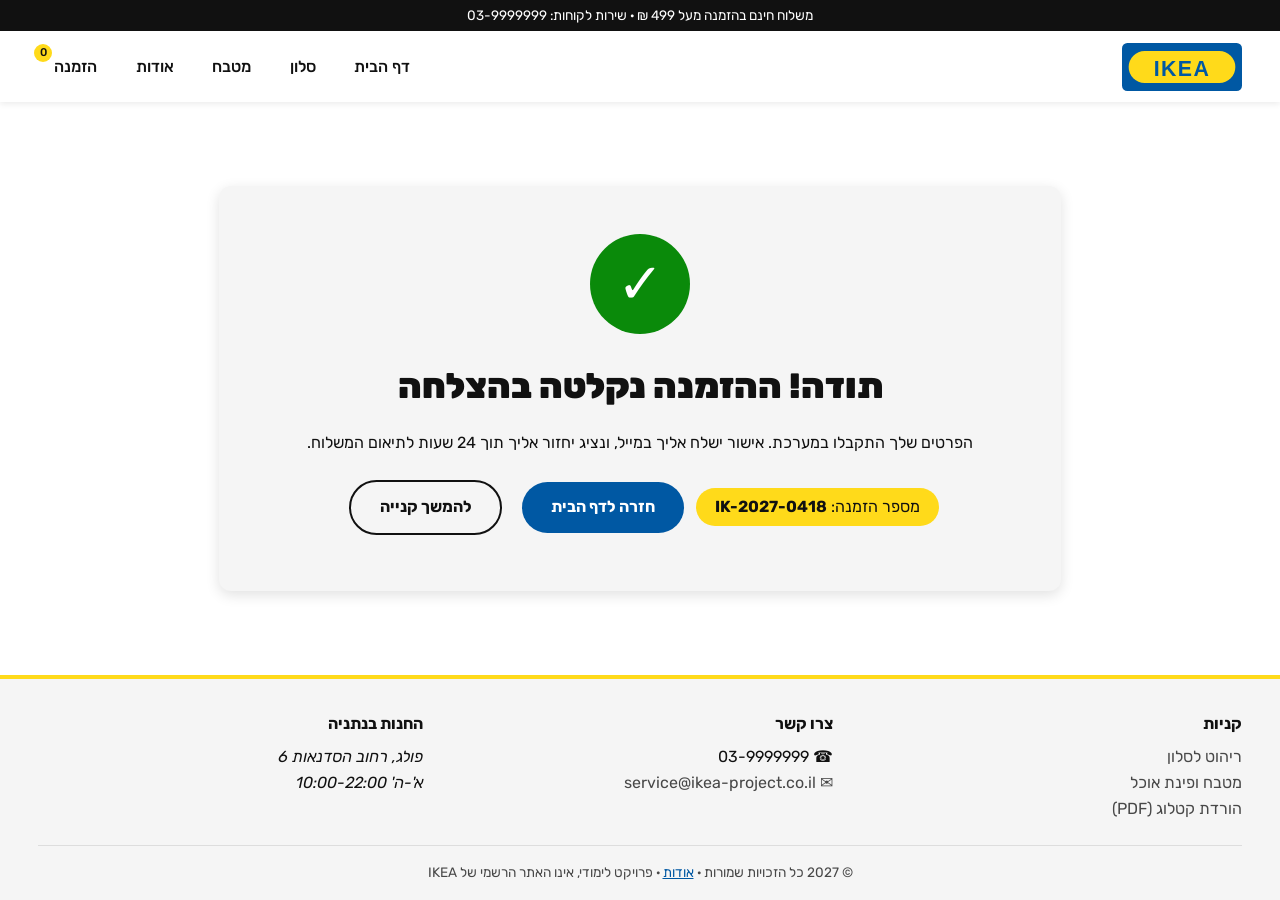
<file: pages/success.html>
<!DOCTYPE html>
<html lang="he" dir="rtl">
<head>
  <meta charset="UTF-8">
  <meta name="viewport" content="width=device-width, initial-scale=1.0">
  <meta name="description" content="איקאה - רהיטים ועיצוב לבית (פרויקט לימודי HTML+CSS)">
  <title>ההזמנה התקבלה | IKEA</title>
  <link rel="icon" href="../favicon.ico">
  <link rel="stylesheet" href="../css/style.css">
  <link rel="stylesheet" href="../css/success.css">
</head>
<body>
  <header>
    <p class="top-bar">משלוח חינם בהזמנה מעל 499 ₪ · שירות לקוחות: 03-9999999</a></p>
    <div class="header-inner">
      <a class="logo" href="../index.html" title="לדף הבית">
        <img src="../files/images/logo.svg" alt="לוגו IKEA">
      </a>
      <nav class="main-nav" aria-label="ניווט ראשי">
        <ul>
          <li><a href="../index.html">דף הבית</a></li>
          <li><a href="living-room.html">סלון</a></li>
          <li><a href="kitchen.html">מטבח</a></li>
          <li><a href="about.html">אודות</a></li>
          <li><a href="order.html" class="cart-link">הזמנה</a></li>
        </ul>
      </nav>
    </div>
  </header>

  <div class="page">
    <main>
      <section class="success-box">
        <div class="check" aria-hidden="true">✓</div>
        <h1>תודה! ההזמנה נקלטה בהצלחה</h1>
        <p>הפרטים שלך התקבלו במערכת. אישור ישלח אליך במייל, ונציג יחזור אליך תוך 24 שעות לתיאום המשלוח.</p>
        <p class="order-num">מספר הזמנה: <strong>IK-2027-0418</strong></p>
        <a class="btn" href="../index.html">חזרה לדף הבית</a>
        <a class="btn secondary" href="living-room.html">להמשך קנייה</a>
      </section>
    </main>
  </div>

  <footer>
    <div class="footer-cols">
      <section>
        <h3>קניות</h3>
        <ul>
          <li><a href="living-room.html">ריהוט לסלון</a></li>
          <li><a href="kitchen.html">מטבח ופינת אוכל</a></li>
          <li><a href="../files/docs/catalog-2027.pdf" download>הורדת קטלוג (PDF)</a></li>
        </ul>
      </section>
      <section>
        <h3>צרו קשר</h3>
        <ul>
          <li>☎ 03-9999999</a></li>
          <li><a href="mailto:service@ikea-project.co.il?subject=פנייה מהאתר">✉ service@ikea-project.co.il</a></li>
        </ul>
      </section>
      <section>
        <h3>החנות בנתניה</h3>
        <address>פולג, רחוב הסדנאות 6<br>א'-ה' 10:00-22:00</address>
      </section>
    </div>
    <p class="copyright">© 2027 כל הזכויות שמורות · <a href="about.html">אודות</a> · פרויקט לימודי, אינו האתר הרשמי של IKEA</p>
  </footer>
</body>
</html>
</file>
<file: css/style.css>
/* =========================================================
   style.css - עיצוב משותף לכל דפי האתר
   ========================================================= */
@import url('https://fonts.googleapis.com/css2?family=Rubik:wght@400;500;700;900&display=swap');

/* --- משתני CSS (נושא ללמידה עצמית) --- */
:root {
  --blue: #0058a3;
  --blue-dark: #004f93;
  --yellow: #ffda1a;
  --text: #111111;
  --muted: #484848;
  --bg: #ffffff;
  --bg-soft: #f5f5f5;
  --radius: 12px;
  --shadow: 0 4px 14px rgba(0, 0, 0, 0.12);
  --gap: 2%;
}

* {
  box-sizing: border-box;
  margin: 0;
  padding: 0;
}

html {
  scroll-behavior: smooth;
}

body {
  font-family: 'Rubik', Arial, sans-serif;
  color: var(--text);
  background-color: var(--bg);
  line-height: 1.6;
  display: flex;               /* פריסת הדף: עמודה - header / תוכן / footer */
  flex-direction: column;
  min-height: 100vh;
}

a {
  color: var(--blue);
}

img,
video {
  max-width: 100%;
}

/* ---------- כותרת ראשית ---------- */
body > header {
  position: sticky;             /* הכותרת נשארת למעלה בגלילה */
  top: 0;
  z-index: 10;
  background-color: var(--bg);
  box-shadow: 0 2px 6px rgba(0, 0, 0, 0.08);
}

.top-bar {
  background-color: var(--text);
  color: #fff;
  text-align: center;
  font-size: 0.85rem;
  padding: 0.3rem 2%;
}

.top-bar a {
  color: var(--yellow);
}

.header-inner {
  display: flex;
  justify-content: space-between;
  align-items: center;
  flex-wrap: wrap;
  gap: 1rem;
  width: 94%;
  margin: 0 auto;
  padding: 0.7rem 0;
}

.logo img {
  width: 120px;
  display: block;
  transition: transform 0.3s ease;
}

.logo:hover img {
  transform: scale(1.06) rotate(-2deg);
}

/* ---------- תפריט ניווט ---------- */
.main-nav ul {
  list-style: none;
  display: flex;
  flex-wrap: wrap;
  gap: 0.4rem;
}

.main-nav a {
  display: inline-block;
  text-decoration: none;
  color: var(--text);
  font-weight: 500;
  padding: 0.5rem 1rem;
  border-radius: 999px;
  transition: background-color 0.25s, color 0.25s;
}

.main-nav a:hover,
.main-nav a:focus-visible {
  background-color: var(--bg-soft);
}

/* הקישור לדף הנוכחי - סלקטור מאפיין */
.main-nav a[aria-current="page"] {
  background-color: var(--blue);
  color: #fff;
}

.cart-link {
  position: relative;
}

.cart-link::after {           /* פסאודו-אלמנט: עיגול "באדג'" */
  content: "0";
  position: absolute;
  top: -2px;
  left: -4px;
  width: 18px;
  height: 18px;
  font-size: 0.7rem;
  line-height: 18px;
  text-align: center;
  border-radius: 50%;
  background-color: var(--yellow);
  color: var(--text);
}

/* ---------- אזור התוכן ---------- */
.page {
  flex: 1;                      /* דוחף את ה-footer לתחתית */
  display: flex;
  gap: var(--gap);
  width: 94%;
  margin: 2rem auto;
}

.page > main {
  flex: 1 1 75%;
}

.page > aside {
  flex: 0 0 22%;
  align-self: flex-start;
  position: sticky;
  top: 140px;
  background-color: var(--bg-soft);
  border-radius: var(--radius);
  padding: 1.2rem;
}

aside h2 {
  font-size: 1.1rem;
  margin-bottom: 0.6rem;
}

aside ul {
  list-style: none;
}

aside li + li {               /* סלקטור "אח צמוד" */
  border-top: 1px solid #ddd;
}

aside a {
  display: block;
  padding: 0.45rem 0;
  text-decoration: none;
  color: var(--muted);
}

aside a:hover {
  color: var(--blue);
  padding-right: 6px;
  transition: padding 0.2s;
}

h1 {
  font-size: 2.2rem;
  font-weight: 900;
  margin-bottom: 1rem;
}

h2 {
  font-size: 1.5rem;
  margin-bottom: 0.8rem;
}

main p {
  margin-bottom: 1rem;
}

/* ---------- כפתורים ---------- */
.btn {
  display: inline-block;
  border: none;
  cursor: pointer;
  text-decoration: none;
  font: inherit;
  font-weight: 700;
  padding: 0.8rem 1.8rem;
  border-radius: 999px;
  background-color: var(--blue);
  color: #fff;
  transition: background-color 0.25s, transform 0.2s;
}

.btn:hover {
  background-color: var(--blue-dark);
  transform: translateY(-2px);
}

.btn.secondary {
  background-color: transparent;
  color: var(--text);
  border: 2px solid var(--text);
}

/* ---------- אנימציה משותפת ---------- */
@keyframes fade-up {
  from {
    opacity: 0;
    transform: translateY(25px);
  }
  to {
    opacity: 1;
    transform: translateY(0);
  }
}

main > * {
  animation: fade-up 0.7s ease both;
}

main > *:nth-child(2) { animation-delay: 0.1s; }
main > *:nth-child(3) { animation-delay: 0.2s; }

/* ---------- כותרת תחתונה ---------- */
body > footer {
  background-color: var(--bg-soft);
  border-top: 4px solid var(--yellow);
  padding: 2rem 3% 1rem;
}

.footer-cols {
  display: flex;
  flex-wrap: wrap;
  justify-content: space-between;
  gap: 1.5rem;
}

.footer-cols > section {
  flex: 1 1 22%;
}

.footer-cols h3 {
  font-size: 1rem;
  margin-bottom: 0.5rem;
}

.footer-cols ul {
  list-style: none;
}

.footer-cols a {
  color: var(--muted);
  text-decoration: none;
}

.footer-cols a:hover {
  text-decoration: underline;
}

.copyright {
  text-align: center;
  font-size: 0.85rem;
  color: var(--muted);
  margin-top: 1.5rem;
  border-top: 1px solid #ddd;
  padding-top: 1rem;
}

/* ---------- רספונסיביות ---------- */
@media (max-width: 900px) {
  .page {
    flex-direction: column;
  }

  .page > aside {
    position: static;
    width: 100%;
  }

  .footer-cols > section {
    flex-basis: 45%;
  }
}

@media (max-width: 600px) {
  h1 {
    font-size: 1.7rem;
  }

  .header-inner {
    justify-content: center;
  }

  .main-nav ul {
    justify-content: center;
  }

  .main-nav a {
    padding: 0.4rem 0.7rem;
    font-size: 0.9rem;
  }

  .footer-cols > section {
    flex-basis: 100%;
  }
}
</file>
<file: css/home.css>
/* home.css - עיצוב ייחודי לדף הבית */

/* בדף הבית אין aside - התוכן תופס את כל הרוחב */
.hero {
  display: flex;
  align-items: center;
  gap: 4%;
  background: linear-gradient(135deg, var(--yellow) 0%, #fff3b0 100%);
  border-radius: var(--radius);
  padding: 3% 4%;
  margin-bottom: 3rem;
  overflow: hidden;
}

.hero-text {
  flex: 1 1 40%;
}

.hero-text h1 {
  font-size: 3rem;
  line-height: 1.15;
}

.hero-text mark {
  background-color: transparent;
  color: var(--blue);
}

.hero-text .btn {
  margin: 0.4rem 0 0.4rem 0.5rem;
}

.hero-img {
  flex: 1 1 56%;
  text-align: center;
}

.hero-img img {
  border-radius: var(--radius);
  box-shadow: var(--shadow);
  height: auto;
}

.hero-img small {
  display: block;
  margin-top: 0.5rem;
  color: var(--muted);
}

/* --- קטגוריות: פריסת גריד (נושא ללמידה עצמית) --- */
.categories {
  margin-bottom: 3rem;
}

.cat-grid {
  display: grid;
  grid-template-columns: repeat(6, 1fr);
  gap: 1rem;
}

.cat {
  position: relative;
  display: block;
  background-color: var(--bg-soft);
  border-radius: var(--radius);
  overflow: hidden;
  text-decoration: none;
  color: var(--text);
}

.cat img {
  display: block;
  width: 100%;
  height: auto;
  transition: transform 0.4s ease, filter 0.4s ease;
}

.cat span {
  position: absolute;
  bottom: 8px;
  right: 8px;
  background-color: rgba(255, 255, 255, 0.85);
  padding: 0.15rem 0.7rem;
  border-radius: 999px;
  font-weight: 700;
}

.cat:hover img {
  transform: scale(1.1);
  filter: saturate(1.4);
}

/* --- וידאו + רשימה --- */
.promo {
  display: flex;
  gap: 4%;
  align-items: stretch;
}

.promo > article {
  flex: 1 1 48%;
  border-radius: var(--radius);
  padding: 1.5rem;
}

.video-box {
  background-color: var(--text);
  color: #fff;
}

.video-box video {
  width: 100%;
  border-radius: 8px;
  display: block;
}

.why {
  background-color: var(--blue);
  color: #fff;
}

.why ol {
  padding-right: 1.4rem;
  margin-bottom: 1.5rem;
}

.why li {
  margin-bottom: 0.5rem;
}

.why li::marker {
  color: var(--yellow);
  font-weight: 900;
}

.why .btn {
  background-color: var(--yellow);
  color: var(--text);
}

/* אנימציה ייחודית: הכפתור "פועם" */
@keyframes pulse {
  0%, 100% { box-shadow: 0 0 0 0 rgba(255, 218, 26, 0.7); }
  50% { box-shadow: 0 0 0 12px rgba(255, 218, 26, 0); }
}

.why .btn {
  animation: pulse 2s infinite;
}

@media (max-width: 900px) {
  .hero,
  .promo {
    flex-direction: column;
    gap: 1.5rem;
  }

  .cat-grid {
    grid-template-columns: repeat(3, 1fr);
  }

  .hero-text h1 {
    font-size: 2.3rem;
  }
}

@media (max-width: 500px) {
  .cat-grid {
    grid-template-columns: repeat(2, 1fr);
  }
}
</file>
<file: css/about.css>
/* about.css - עיצוב ייחודי לדף אודות */

.about-img img {
  width: 100%;
  height: auto;
  border-radius: var(--radius);
  object-fit: cover;
  max-height: 380px;
}

.about-img figcaption {
  text-align: center;
  font-style: italic;
  color: var(--muted);
  margin-bottom: 2rem;
}

.story {
  display: flex;
  gap: 4%;
  margin-bottom: 2rem;
}

.story article {
  flex: 1;
  background-color: var(--bg-soft);
  border-radius: var(--radius);
  padding: 1.5rem;
  border-top: 5px solid var(--blue);
}

/* ציר זמן עם position + פסאודו-אלמנטים */
.timeline {
  list-style: none;
  position: relative;
  padding-right: 2rem;
  margin-bottom: 2rem;
}

.timeline::before {
  content: "";
  position: absolute;
  top: 0;
  bottom: 0;
  right: 8px;
  width: 4px;
  background-color: var(--blue);
}

.timeline li {
  position: relative;
  margin-bottom: 1rem;
}

.timeline li::before {
  content: "";
  position: absolute;
  right: -1.85rem;
  top: 0.35rem;
  width: 16px;
  height: 16px;
  border-radius: 50%;
  background-color: var(--yellow);
  border: 3px solid var(--blue);
}

.timeline time {
  font-weight: 900;
  color: var(--blue);
  margin-left: 0.5rem;
}

/* טבלה מעוצבת (רק לתוכן טבלאי - לא לפריסה) */
.hours {
  width: 60%;
  border-collapse: collapse;
  margin-bottom: 2rem;
}

.hours caption {
  text-align: right;
  color: var(--muted);
  margin-bottom: 0.4rem;
}

.hours th,
.hours td {
  padding: 0.6rem 1rem;
  text-align: right;
}

.hours thead {
  background-color: var(--blue);
  color: #fff;
}

.hours tbody tr:nth-child(even) {
  background-color: var(--bg-soft);
}

.hours tbody tr:last-child {
  color: #cc0008;
}

details {
  border: 1px solid #ddd;
  border-radius: 8px;
  padding: 0.8rem 1rem;
  margin-bottom: 0.6rem;
}

details summary {
  cursor: pointer;
  font-weight: 700;
}

details[open] {
  background-color: #fffbe0;
}

details[open] summary {
  margin-bottom: 0.5rem;
}

@media (max-width: 700px) {
  .story {
    flex-direction: column;
    gap: 1rem;
  }

  .hours {
    width: 100%;
  }
}
</file>
<file: css/products.css>
/* products.css - עיצוב משותף לשני דפי המוצרים (סלון, מטבח) */

.lead {
  color: var(--muted);
  font-size: 1.1rem;
}

.banner {
  width: 100%;
  height: auto;
  border-radius: var(--radius);
  margin-bottom: 2rem;
}

.product-group {
  margin-bottom: 2.5rem;
  scroll-margin-top: 140px;      /* קפיצה לעוגן מתחת לכותרת הדביקה */
}

.product-group h2 {
  border-right: 6px solid var(--yellow);
  padding-right: 0.6rem;
}

/* כרטיסי המוצרים - פלקס עם גלישה */
.products {
  display: flex;
  flex-wrap: wrap;
  gap: 2%;
  row-gap: 1.5rem;
}

.product {
  position: relative;
  flex: 0 1 32%;
  display: flex;
  flex-direction: column;
  background-color: var(--bg);
  border: 1px solid #e5e5e5;
  border-radius: var(--radius);
  padding: 0.8rem;
  transition: box-shadow 0.3s, transform 0.3s;
}

.product:hover {
  box-shadow: var(--shadow);
  transform: translateY(-4px);
}

.product figure img {
  width: 100%;
  height: auto;
  border-radius: 8px;
  background-color: var(--bg-soft);
}

.product figcaption {
  margin: 0.5rem 0;
  color: var(--muted);
}

.product figcaption strong {
  display: block;
  color: var(--text);
  font-size: 1.15rem;
  letter-spacing: 1px;
}

.price {
  margin-top: auto;
}

.price ins {
  text-decoration: none;
  font-size: 1.6rem;
  font-weight: 900;
}

.price del {
  color: #999;
  margin-right: 0.5rem;
}

/* מוצר עם מחיר מבצע - סלקטור :has (CSS4) */
.product:has(del) .price ins {
  color: #cc0008;
}

.product .btn {
  text-align: center;
}

.badge {
  position: absolute;
  top: 1.2rem;
  left: 1.2rem;
  z-index: 1;
  background-color: var(--yellow);
  font-size: 0.8rem;
  font-weight: 700;
  padding: 0.15rem 0.6rem;
  transform: rotate(-4deg);
}

.aside-gap {
  margin-top: 1.5rem;
}

@media (max-width: 1100px) {
  .product {
    flex-basis: 49%;
  }
}

@media (max-width: 500px) {
  .product {
    flex-basis: 100%;
  }
}
</file>
<file: css/order.css>
/* order.css - עיצוב ייחודי לדף ההזמנה */

.lead {
  color: var(--muted);
}

.req {
  color: #cc0008;
}

.order-form fieldset {
  border: 1px solid #ddd;
  border-radius: var(--radius);
  padding: 1.2rem 1.5rem;
  margin-bottom: 1.5rem;
  display: flex;
  flex-wrap: wrap;
  gap: 1rem 4%;
}

.order-form legend {
  font-weight: 900;
  font-size: 1.2rem;
  padding: 0 0.5rem;
  color: var(--blue);
}

.field {
  flex: 1 1 48%;
  display: flex;
  flex-direction: column;
}

.field.full {
  flex-basis: 100%;
}

.field label,
.group-label {
  font-weight: 500;
  margin-bottom: 0.3rem;
}

.order-form input:not([type="radio"], [type="checkbox"], [type="color"], [type="range"]),
.order-form select,
.order-form textarea {
  font: inherit;
  width: 100%;
  padding: 0.6rem 0.8rem;
  border: 2px solid #ccc;
  border-radius: 8px;
  transition: border-color 0.2s, box-shadow 0.2s;
}

.order-form input:focus,
.order-form select:focus,
.order-form textarea:focus {
  outline: none;
  border-color: var(--blue);
  box-shadow: 0 0 0 3px rgba(0, 88, 163, 0.2);
}

/* בדיקות תקינות - חיווי ויזואלי רק אחרי שהמשתמש הקליד */
.order-form input:user-invalid,
.order-form select:user-invalid {
  border-color: #cc0008;
  background-color: #fff5f5;
}

.order-form input:user-valid {
  border-color: #0a8a0a;
}

.order-form input[type="color"] {
  width: 60px;
  height: 42px;
  border: none;
  cursor: pointer;
}

.order-form input[type="range"] {
  accent-color: var(--blue);
}

.choices {
  display: flex;
  flex-wrap: wrap;
  gap: 0.8rem;
}

.choices label {
  display: flex;
  align-items: center;
  gap: 0.4rem;
  padding: 0.5rem 1rem;
  border: 2px solid #ddd;
  border-radius: 999px;
  cursor: pointer;
}

.choices input {
  accent-color: var(--blue);
}

/* סימון הבחירה הנוכחית בעזרת :has */
.choices label:has(input:checked) {
  border-color: var(--blue);
  background-color: #e8f1fa;
}

.terms {
  display: block;
  margin-bottom: 1.5rem;
}

.actions {
  display: flex;
  gap: 1rem;
}

/* כפתור שליחה מושבת ויזואלית כשהטופס לא תקין */
.order-form:invalid button[type="submit"] {
  opacity: 0.6;
}

@media (max-width: 700px) {
  .field {
    flex-basis: 100%;
  }

  .actions {
    flex-direction: column;
  }
}
</file>
<file: css/success.css>
/* success.css - עיצוב לדף סיום ההזמנה */

.page > main {
  display: flex;
  justify-content: center;
  align-items: center;
}

.success-box {
  width: 70%;
  text-align: center;
  background-color: var(--bg-soft);
  border-radius: var(--radius);
  padding: 3rem 5%;
  box-shadow: var(--shadow);
}

.check {
  width: 100px;
  height: 100px;
  margin: 0 auto 1.5rem;
  border-radius: 50%;
  background-color: #0a8a0a;
  color: #fff;
  font-size: 3.5rem;
  line-height: 100px;
  animation: pop 0.8s cubic-bezier(.2, 1.6, .4, 1) both;
}

@keyframes pop {
  0% { transform: scale(0) rotate(-90deg); }
  100% { transform: scale(1) rotate(0); }
}

.order-num {
  display: inline-block;
  background-color: var(--yellow);
  padding: 0.4rem 1.2rem;
  border-radius: 999px;
}

.success-box .btn {
  margin: 0.5rem;
}

@media (max-width: 700px) {
  .success-box {
    width: 100%;
  }
}
</file>
